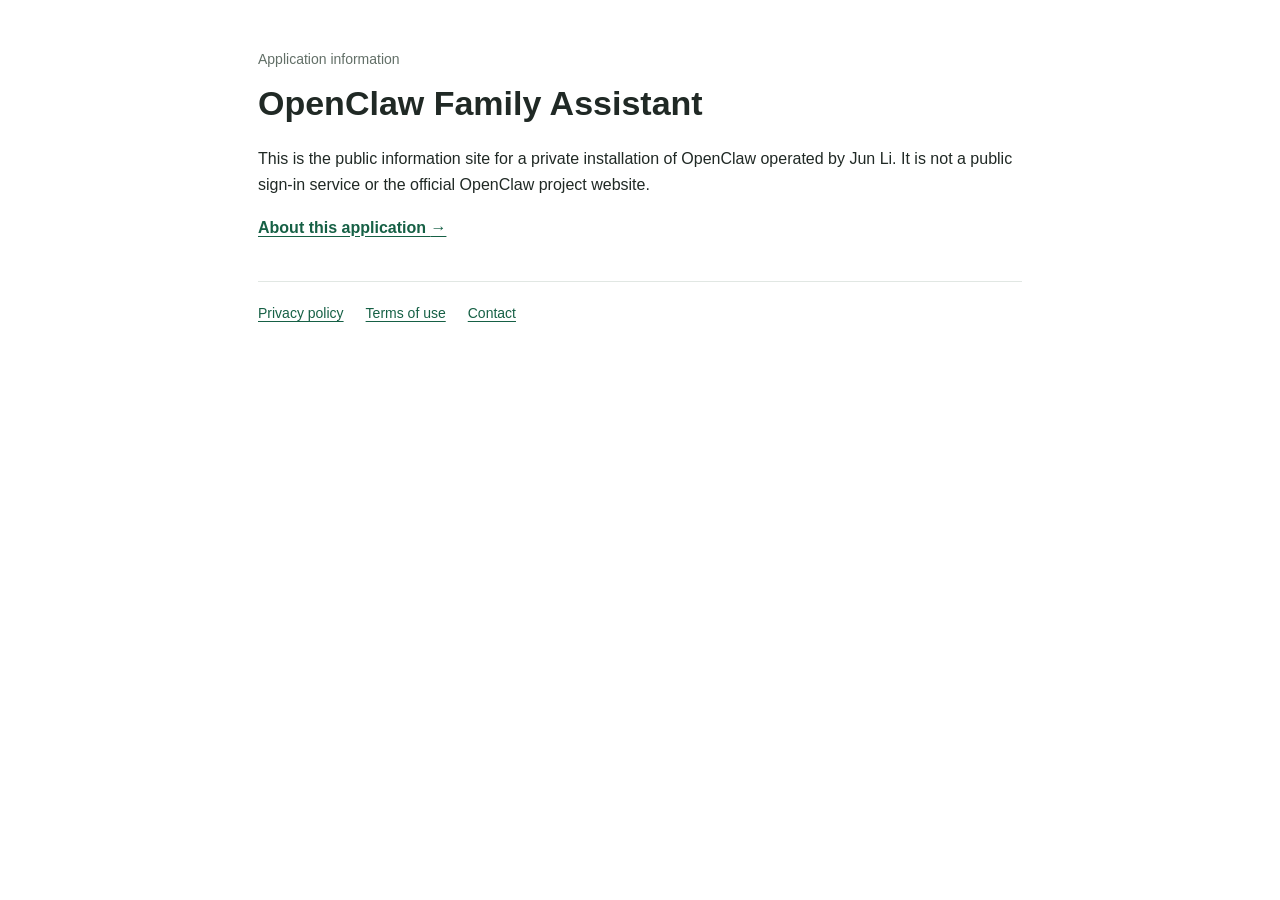
<file: index.html>
<!doctype html>
<html lang="en">
<head>
  <meta charset="utf-8">
  <meta name="viewport" content="width=device-width, initial-scale=1">
  <meta name="description" content="Public information for Jun Li's privately operated OpenClaw family assistant.">
  <title>OpenClaw Family Assistant</title>
  <link rel="stylesheet" href="openclaw/styles.css">
</head>
<body>
  <main class="document">
    <p class="eyebrow">Application information</p>
    <h1>OpenClaw Family Assistant</h1>
    <p>This is the public information site for a private installation of OpenClaw operated by Jun Li. It is not a public sign-in service or the official OpenClaw project website.</p>
    <p><a class="primary-link" href="openclaw/">About this application <span aria-hidden="true">&rarr;</span></a></p>
    <footer><a href="openclaw/privacy.html">Privacy policy</a><a href="openclaw/terms.html">Terms of use</a><a href="mailto:openclawli67@gmail.com">Contact</a></footer>
  </main>
</body>
</html>
</file>
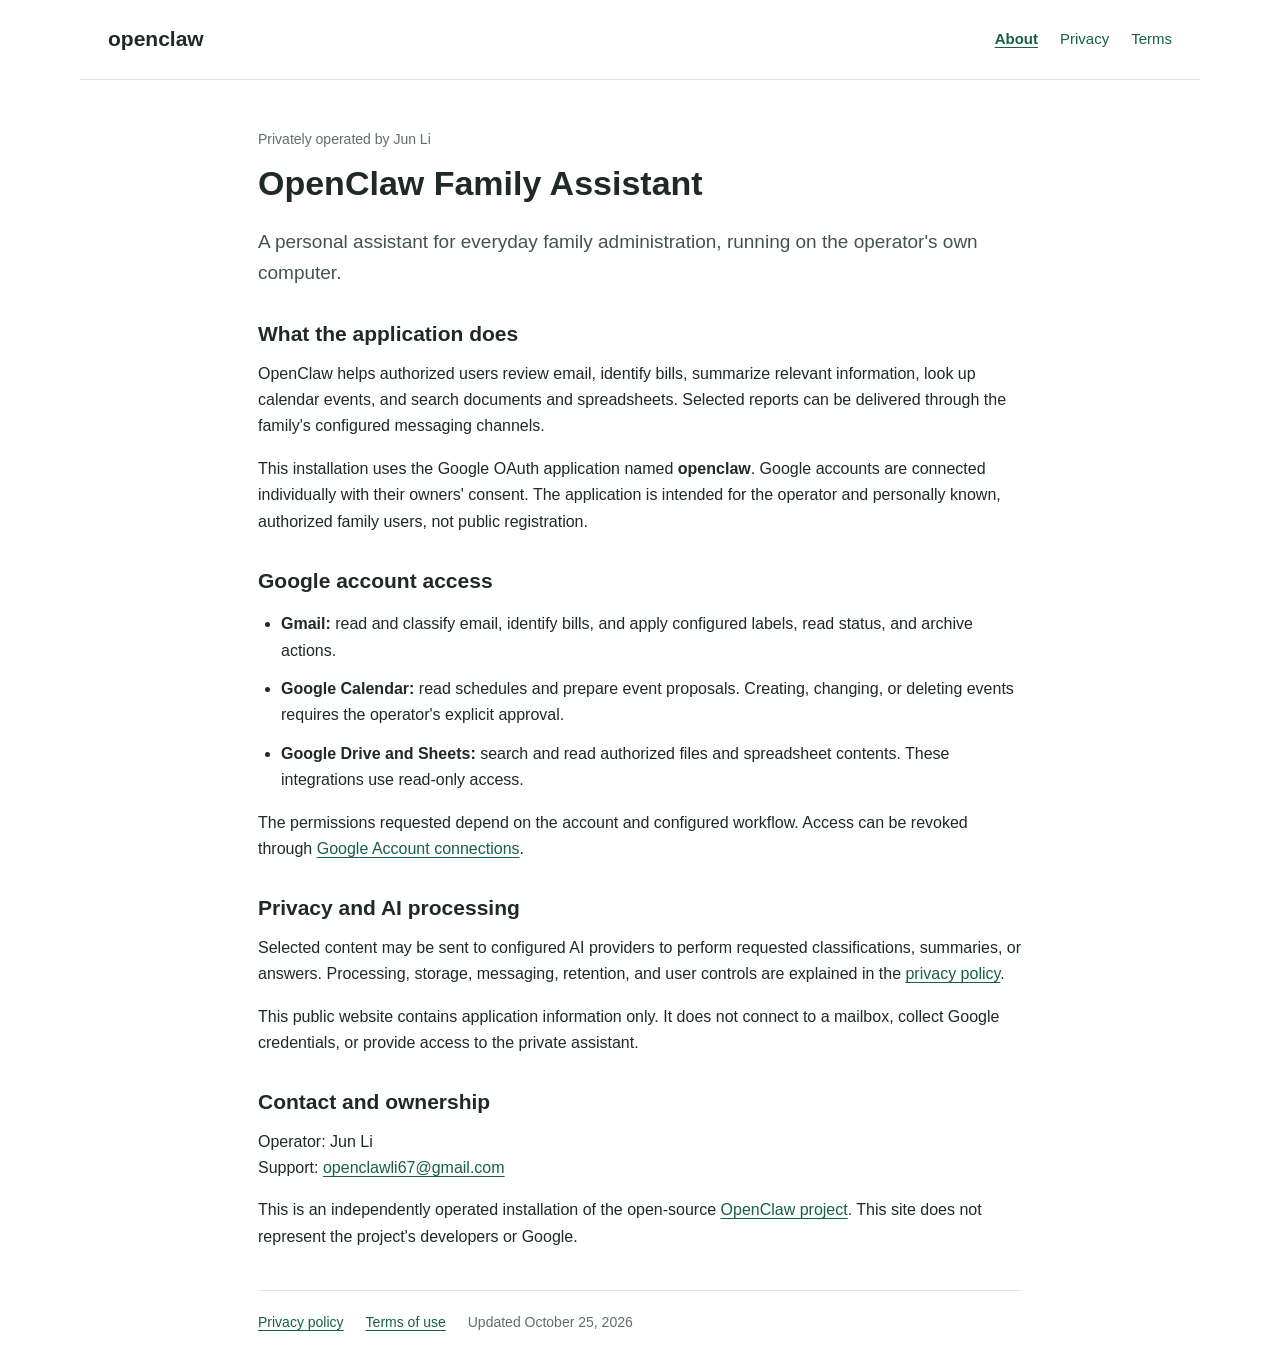
<file: openclaw/index.html>
<!doctype html>
<html lang="en">
<head>
  <meta charset="utf-8">
  <meta name="viewport" content="width=device-width, initial-scale=1">
  <meta name="description" content="OpenClaw is Jun Li's private family assistant for authorized email, bill, calendar, and document workflows.">
  <title>openclaw | Family Assistant</title>
  <link rel="stylesheet" href="styles.css">
</head>
<body>
  <header class="site-header"><a class="brand" href="./">openclaw</a><nav aria-label="Main"><a href="./" aria-current="page">About</a><a href="privacy.html">Privacy</a><a href="terms.html">Terms</a></nav></header>
  <main class="document">
    <p class="eyebrow">Privately operated by Jun Li</p>
    <h1>OpenClaw Family Assistant</h1>
    <p class="lead">A personal assistant for everyday family administration, running on the operator's own computer.</p>
    <section><h2>What the application does</h2><p>OpenClaw helps authorized users review email, identify bills, summarize relevant information, look up calendar events, and search documents and spreadsheets. Selected reports can be delivered through the family's configured messaging channels.</p><p>This installation uses the Google OAuth application named <strong>openclaw</strong>. Google accounts are connected individually with their owners' consent. The application is intended for the operator and personally known, authorized family users, not public registration.</p></section>
    <section><h2>Google account access</h2><ul><li><strong>Gmail:</strong> read and classify email, identify bills, and apply configured labels, read status, and archive actions.</li><li><strong>Google Calendar:</strong> read schedules and prepare event proposals. Creating, changing, or deleting events requires the operator's explicit approval.</li><li><strong>Google Drive and Sheets:</strong> search and read authorized files and spreadsheet contents. These integrations use read-only access.</li></ul><p>The permissions requested depend on the account and configured workflow. Access can be revoked through <a href="https://myaccount.google.com/connections">Google Account connections</a>.</p></section>
    <section><h2>Privacy and AI processing</h2><p>Selected content may be sent to configured AI providers to perform requested classifications, summaries, or answers. Processing, storage, messaging, retention, and user controls are explained in the <a href="privacy.html">privacy policy</a>.</p><p>This public website contains application information only. It does not connect to a mailbox, collect Google credentials, or provide access to the private assistant.</p></section>
    <section><h2>Contact and ownership</h2><p>Operator: Jun Li<br>Support: <a href="mailto:openclawli67@gmail.com">openclawli67@gmail.com</a></p><p>This is an independently operated installation of the open-source <a href="https://openclaw.ai/">OpenClaw project</a>. This site does not represent the project's developers or Google.</p></section>
    <footer><a href="privacy.html">Privacy policy</a><a href="terms.html">Terms of use</a><span>Updated October 25, 2026</span></footer>
  </main>
</body>
</html>
</file>
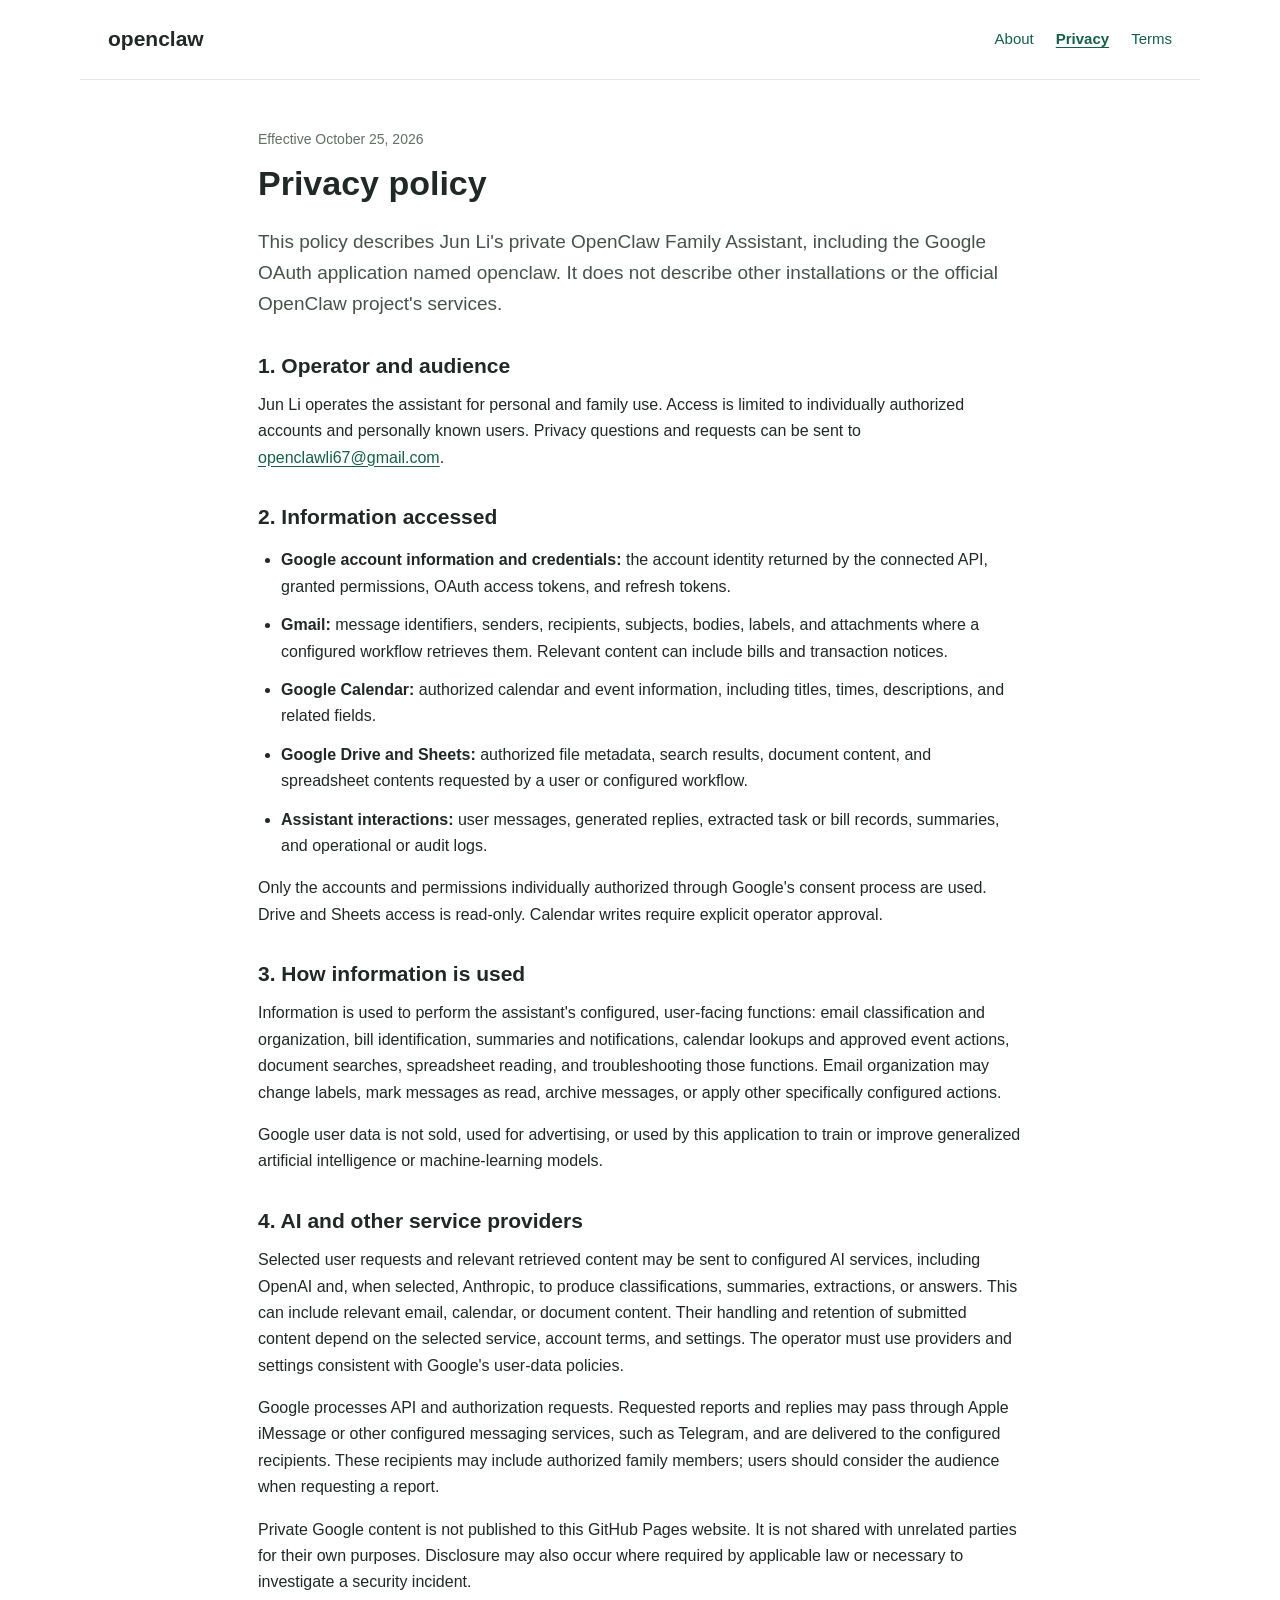
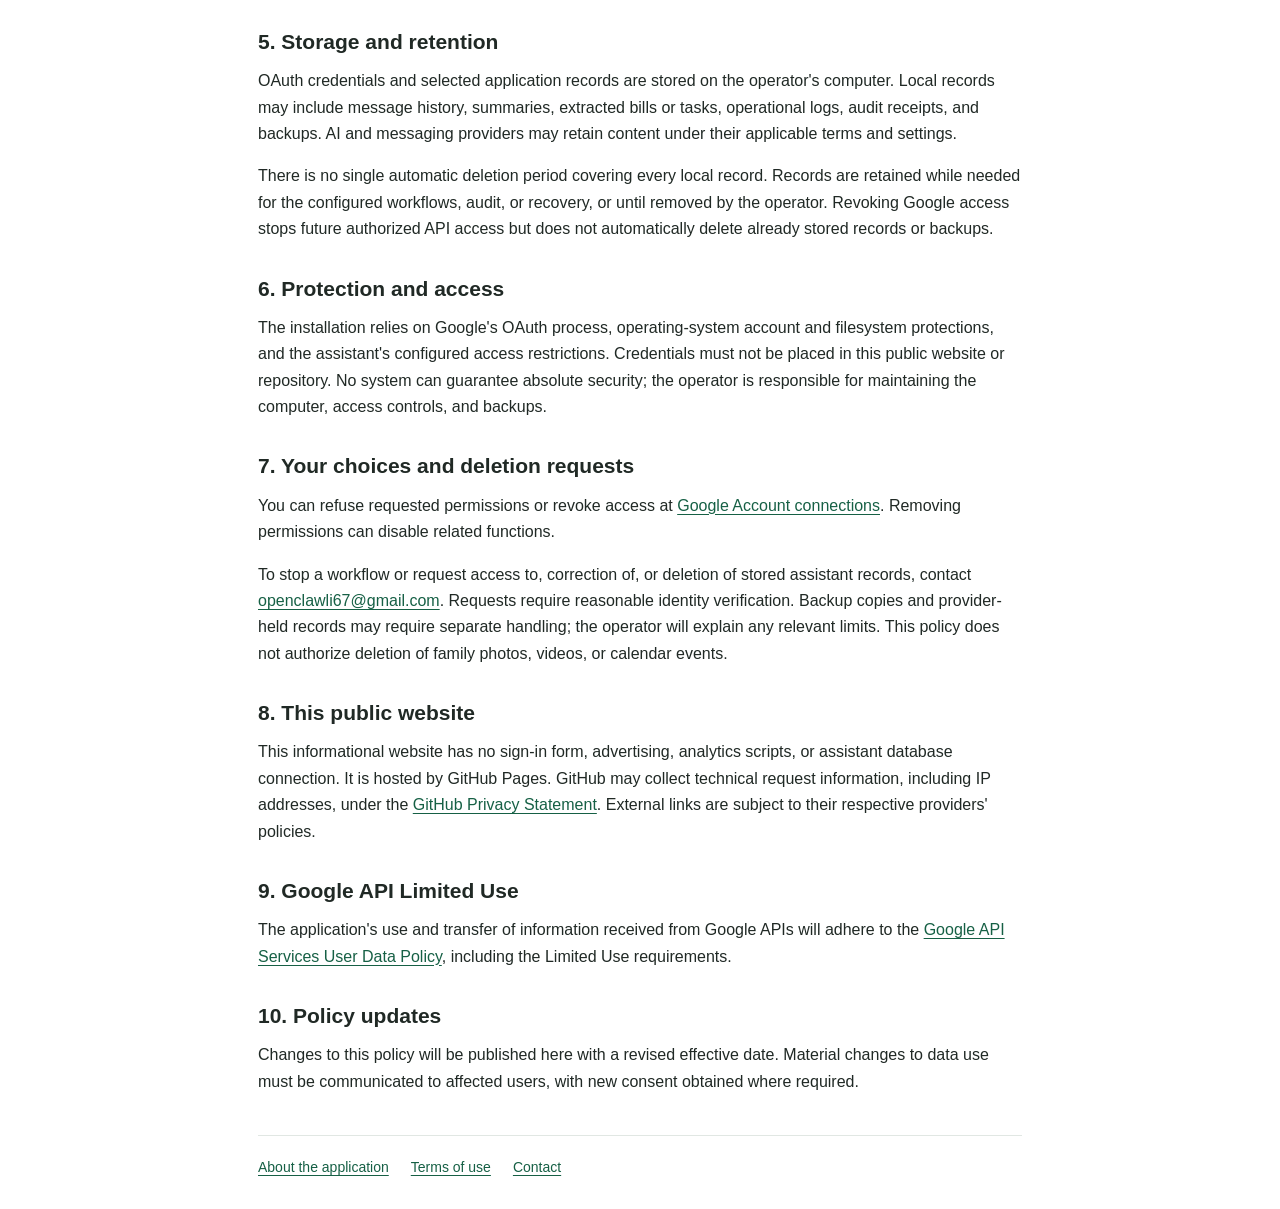
<file: openclaw/privacy.html>
<!doctype html>
<html lang="en">
<head>
  <meta charset="utf-8">
  <meta name="viewport" content="width=device-width, initial-scale=1">
  <meta name="description" content="Privacy policy for Jun Li's privately operated OpenClaw family assistant and its Google integrations.">
  <title>Privacy Policy | openclaw Family Assistant</title>
  <link rel="stylesheet" href="styles.css">
</head>
<body>
  <header class="site-header"><a class="brand" href="./">openclaw</a><nav aria-label="Main"><a href="./">About</a><a href="privacy.html" aria-current="page">Privacy</a><a href="terms.html">Terms</a></nav></header>
  <main class="document">
    <p class="eyebrow">Effective October 25, 2026</p>
    <h1>Privacy policy</h1>
    <p class="lead">This policy describes Jun Li's private OpenClaw Family Assistant, including the Google OAuth application named openclaw. It does not describe other installations or the official OpenClaw project's services.</p>
    <section><h2>1. Operator and audience</h2><p>Jun Li operates the assistant for personal and family use. Access is limited to individually authorized accounts and personally known users. Privacy questions and requests can be sent to <a href="mailto:openclawli67@gmail.com">openclawli67@gmail.com</a>.</p></section>
    <section><h2>2. Information accessed</h2><ul><li><strong>Google account information and credentials:</strong> the account identity returned by the connected API, granted permissions, OAuth access tokens, and refresh tokens.</li><li><strong>Gmail:</strong> message identifiers, senders, recipients, subjects, bodies, labels, and attachments where a configured workflow retrieves them. Relevant content can include bills and transaction notices.</li><li><strong>Google Calendar:</strong> authorized calendar and event information, including titles, times, descriptions, and related fields.</li><li><strong>Google Drive and Sheets:</strong> authorized file metadata, search results, document content, and spreadsheet contents requested by a user or configured workflow.</li><li><strong>Assistant interactions:</strong> user messages, generated replies, extracted task or bill records, summaries, and operational or audit logs.</li></ul><p>Only the accounts and permissions individually authorized through Google's consent process are used. Drive and Sheets access is read-only. Calendar writes require explicit operator approval.</p></section>
    <section><h2>3. How information is used</h2><p>Information is used to perform the assistant's configured, user-facing functions: email classification and organization, bill identification, summaries and notifications, calendar lookups and approved event actions, document searches, spreadsheet reading, and troubleshooting those functions. Email organization may change labels, mark messages as read, archive messages, or apply other specifically configured actions.</p><p>Google user data is not sold, used for advertising, or used by this application to train or improve generalized artificial intelligence or machine-learning models.</p></section>
    <section><h2>4. AI and other service providers</h2><p>Selected user requests and relevant retrieved content may be sent to configured AI services, including OpenAI and, when selected, Anthropic, to produce classifications, summaries, extractions, or answers. This can include relevant email, calendar, or document content. Their handling and retention of submitted content depend on the selected service, account terms, and settings. The operator must use providers and settings consistent with Google's user-data policies.</p><p>Google processes API and authorization requests. Requested reports and replies may pass through Apple iMessage or other configured messaging services, such as Telegram, and are delivered to the configured recipients. These recipients may include authorized family members; users should consider the audience when requesting a report.</p><p>Private Google content is not published to this GitHub Pages website. It is not shared with unrelated parties for their own purposes. Disclosure may also occur where required by applicable law or necessary to investigate a security incident.</p></section>
    <section><h2>5. Storage and retention</h2><p>OAuth credentials and selected application records are stored on the operator's computer. Local records may include message history, summaries, extracted bills or tasks, operational logs, audit receipts, and backups. AI and messaging providers may retain content under their applicable terms and settings.</p><p>There is no single automatic deletion period covering every local record. Records are retained while needed for the configured workflows, audit, or recovery, or until removed by the operator. Revoking Google access stops future authorized API access but does not automatically delete already stored records or backups.</p></section>
    <section><h2>6. Protection and access</h2><p>The installation relies on Google's OAuth process, operating-system account and filesystem protections, and the assistant's configured access restrictions. Credentials must not be placed in this public website or repository. No system can guarantee absolute security; the operator is responsible for maintaining the computer, access controls, and backups.</p></section>
    <section><h2>7. Your choices and deletion requests</h2><p>You can refuse requested permissions or revoke access at <a href="https://myaccount.google.com/connections">Google Account connections</a>. Removing permissions can disable related functions.</p><p>To stop a workflow or request access to, correction of, or deletion of stored assistant records, contact <a href="mailto:openclawli67@gmail.com">openclawli67@gmail.com</a>. Requests require reasonable identity verification. Backup copies and provider-held records may require separate handling; the operator will explain any relevant limits. This policy does not authorize deletion of family photos, videos, or calendar events.</p></section>
    <section><h2>8. This public website</h2><p>This informational website has no sign-in form, advertising, analytics scripts, or assistant database connection. It is hosted by GitHub Pages. GitHub may collect technical request information, including IP addresses, under the <a href="https://docs.github.com/en/site-policy/privacy-policies/github-general-privacy-statement">GitHub Privacy Statement</a>. External links are subject to their respective providers' policies.</p></section>
    <section><h2>9. Google API Limited Use</h2><p>The application's use and transfer of information received from Google APIs will adhere to the <a href="https://developers.google.com/terms/api-services-user-data-policy">Google API Services User Data Policy</a>, including the Limited Use requirements.</p></section>
    <section><h2>10. Policy updates</h2><p>Changes to this policy will be published here with a revised effective date. Material changes to data use must be communicated to affected users, with new consent obtained where required.</p></section>
    <footer><a href="./">About the application</a><a href="terms.html">Terms of use</a><a href="mailto:openclawli67@gmail.com">Contact</a></footer>
  </main>
</body>
</html>
</file>
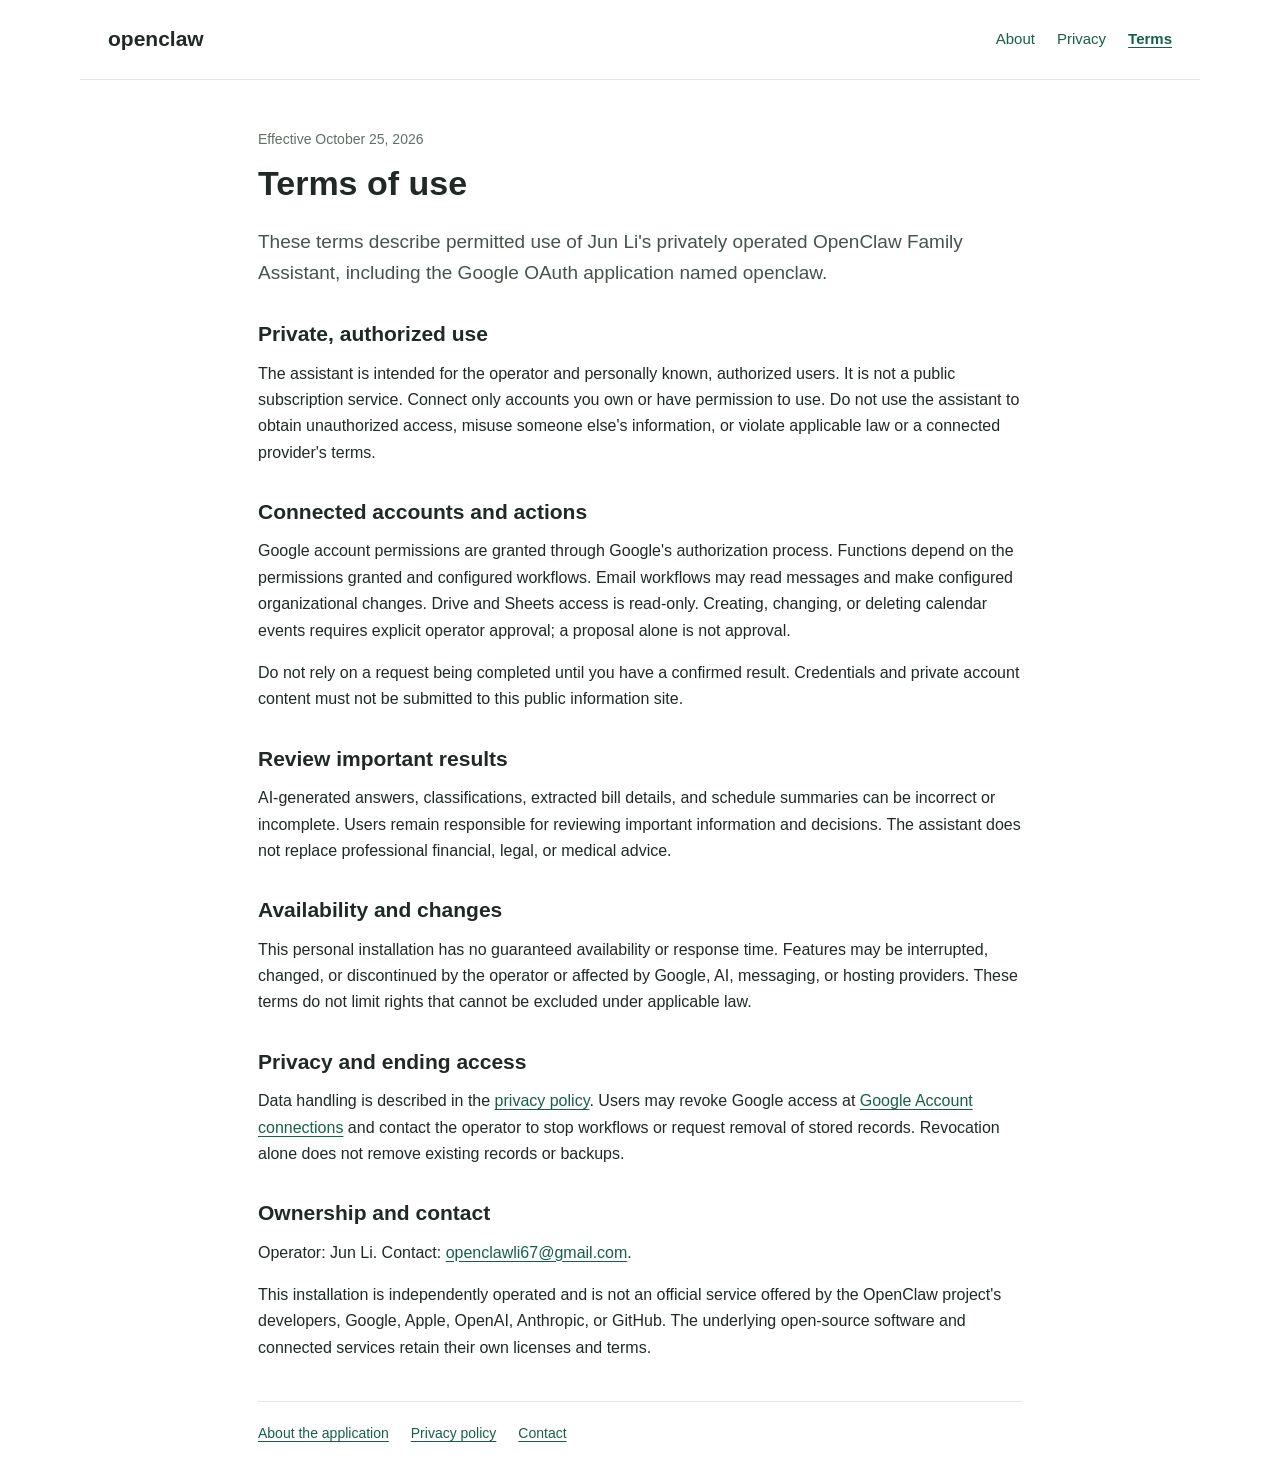
<file: openclaw/terms.html>
<!doctype html>
<html lang="en">
<head>
  <meta charset="utf-8">
  <meta name="viewport" content="width=device-width, initial-scale=1">
  <meta name="description" content="Terms of use for Jun Li's privately operated OpenClaw family assistant.">
  <title>Terms of Use | openclaw Family Assistant</title>
  <link rel="stylesheet" href="styles.css">
</head>
<body>
  <header class="site-header"><a class="brand" href="./">openclaw</a><nav aria-label="Main"><a href="./">About</a><a href="privacy.html">Privacy</a><a href="terms.html" aria-current="page">Terms</a></nav></header>
  <main class="document">
    <p class="eyebrow">Effective October 25, 2026</p>
    <h1>Terms of use</h1>
    <p class="lead">These terms describe permitted use of Jun Li's privately operated OpenClaw Family Assistant, including the Google OAuth application named openclaw.</p>
    <section><h2>Private, authorized use</h2><p>The assistant is intended for the operator and personally known, authorized users. It is not a public subscription service. Connect only accounts you own or have permission to use. Do not use the assistant to obtain unauthorized access, misuse someone else's information, or violate applicable law or a connected provider's terms.</p></section>
    <section><h2>Connected accounts and actions</h2><p>Google account permissions are granted through Google's authorization process. Functions depend on the permissions granted and configured workflows. Email workflows may read messages and make configured organizational changes. Drive and Sheets access is read-only. Creating, changing, or deleting calendar events requires explicit operator approval; a proposal alone is not approval.</p><p>Do not rely on a request being completed until you have a confirmed result. Credentials and private account content must not be submitted to this public information site.</p></section>
    <section><h2>Review important results</h2><p>AI-generated answers, classifications, extracted bill details, and schedule summaries can be incorrect or incomplete. Users remain responsible for reviewing important information and decisions. The assistant does not replace professional financial, legal, or medical advice.</p></section>
    <section><h2>Availability and changes</h2><p>This personal installation has no guaranteed availability or response time. Features may be interrupted, changed, or discontinued by the operator or affected by Google, AI, messaging, or hosting providers. These terms do not limit rights that cannot be excluded under applicable law.</p></section>
    <section><h2>Privacy and ending access</h2><p>Data handling is described in the <a href="privacy.html">privacy policy</a>. Users may revoke Google access at <a href="https://myaccount.google.com/connections">Google Account connections</a> and contact the operator to stop workflows or request removal of stored records. Revocation alone does not remove existing records or backups.</p></section>
    <section><h2>Ownership and contact</h2><p>Operator: Jun Li. Contact: <a href="mailto:openclawli67@gmail.com">openclawli67@gmail.com</a>.</p><p>This installation is independently operated and is not an official service offered by the OpenClaw project's developers, Google, Apple, OpenAI, Anthropic, or GitHub. The underlying open-source software and connected services retain their own licenses and terms.</p></section>
    <footer><a href="./">About the application</a><a href="privacy.html">Privacy policy</a><a href="mailto:openclawli67@gmail.com">Contact</a></footer>
  </main>
</body>
</html>
</file>
<file: openclaw/styles.css>
:root { color-scheme: light; font-family: -apple-system, BlinkMacSystemFont, "Segoe UI", sans-serif; color: #202925; background: #fff; line-height: 1.65; letter-spacing: 0; }
* { box-sizing: border-box; }
body { margin: 0; }
a { color: #166045; text-underline-offset: 0.2em; overflow-wrap: anywhere; }
a:hover { color: #103f2f; }
a:focus-visible { outline: 2px solid #166045; outline-offset: 5px; }
.site-header { max-width: 1120px; padding: 22px 28px; margin: auto; display: flex; align-items: center; justify-content: space-between; gap: 18px; border-bottom: 1px solid #e1e7e3; }
.brand { color: #202925; font-weight: 700; font-size: 21px; text-decoration: none; }
nav { display: flex; gap: 22px; flex-wrap: wrap; }
nav a { font-size: 15px; text-decoration: none; }
nav a[aria-current] { text-decoration: underline; font-weight: 600; }
.document { width: min(100%, 820px); margin: 0 auto; padding: 48px 28px 30px; overflow-wrap: break-word; }
.eyebrow { color: #626f67; font-size: 14px; margin: 0 0 12px; }
h1 { font-size: 34px; line-height: 1.2; margin: 0 0 22px; letter-spacing: 0; }
.lead { font-size: 19px; color: #46534b; }
section { margin-top: 32px; }
h2 { font-size: 21px; line-height: 1.35; margin: 0 0 12px; letter-spacing: 0; }
p { margin: 0 0 16px; }
ul { padding-left: 23px; }
li { margin-bottom: 12px; }
.primary-link { font-weight: 600; }
footer { border-top: 1px solid #e1e7e3; margin-top: 40px; padding-top: 20px; display: flex; flex-wrap: wrap; gap: 12px 22px; font-size: 14px; color: #626f67; }
@media (max-width: 520px) { .site-header { padding: 18px 20px; align-items: flex-start; flex-wrap: wrap; } nav { gap: 18px; } .document { padding: 32px 20px 24px; } h1 { font-size: 30px; } }
</file>
